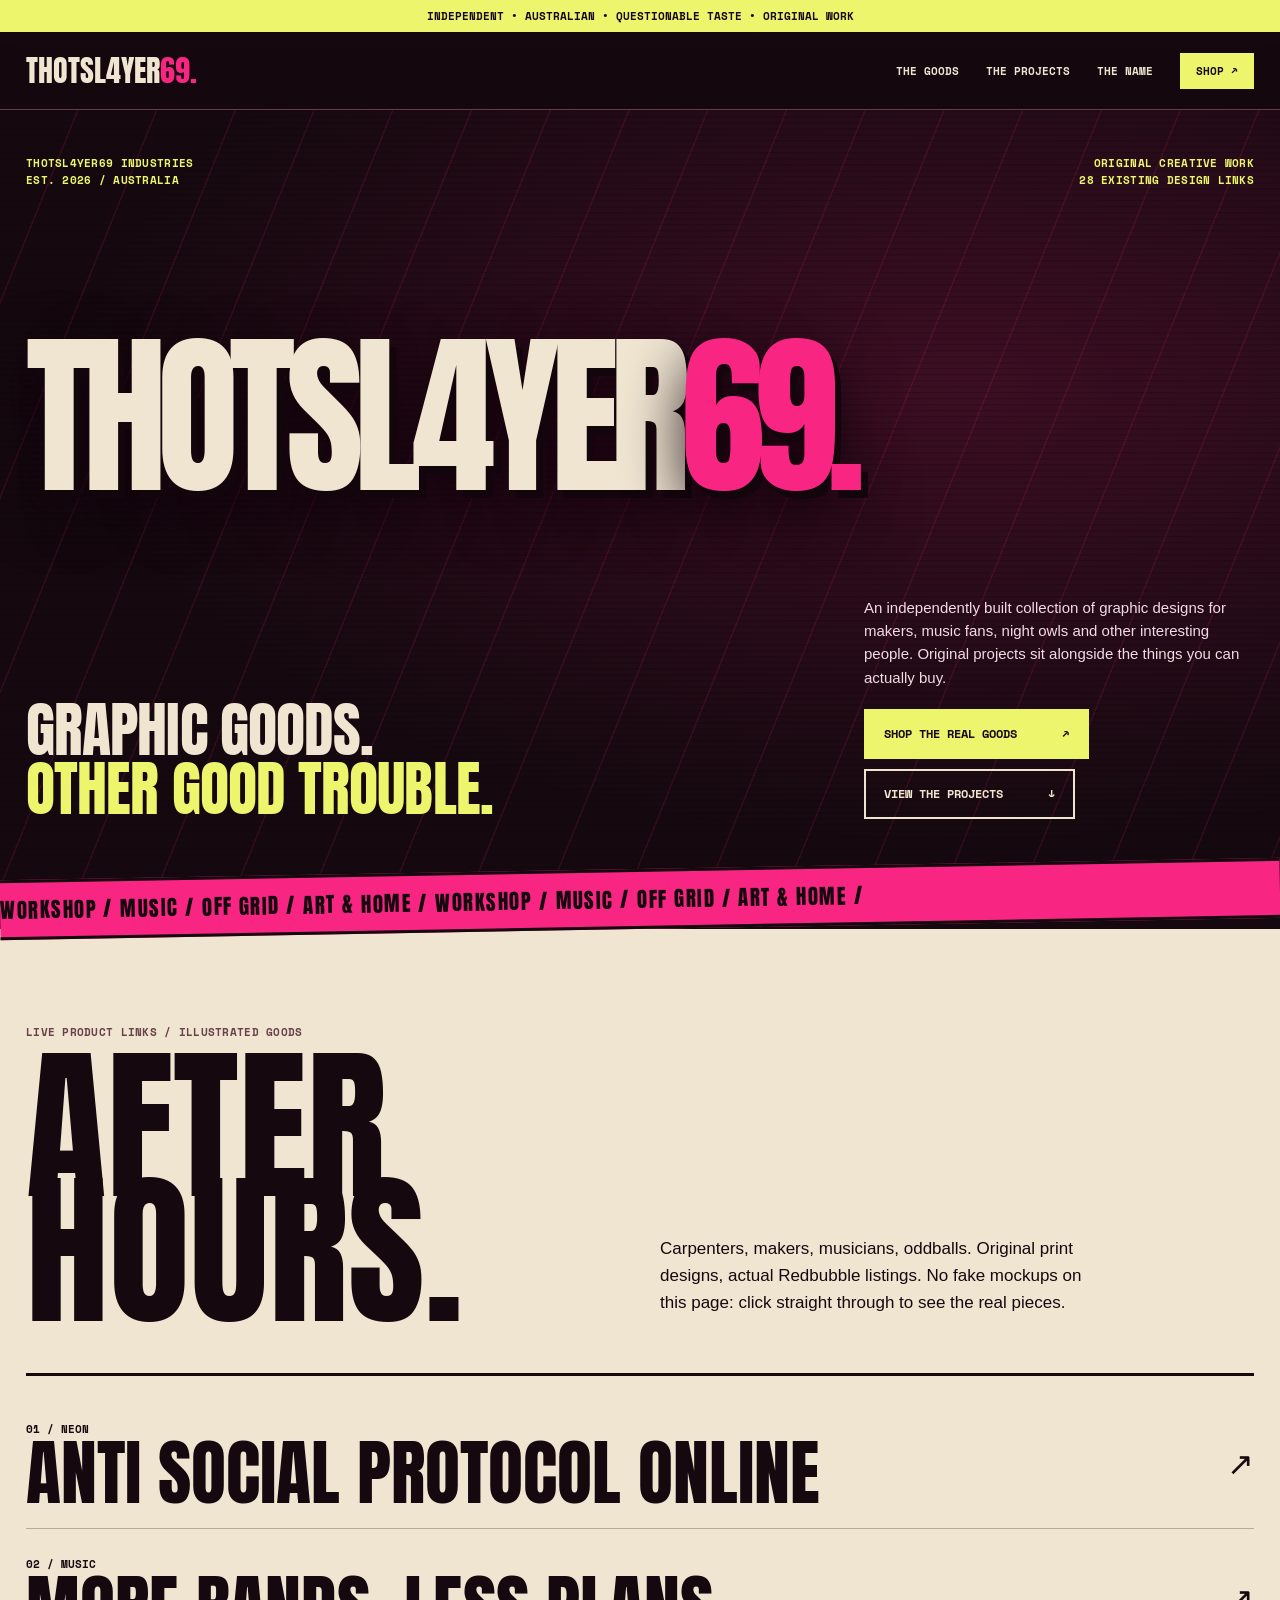
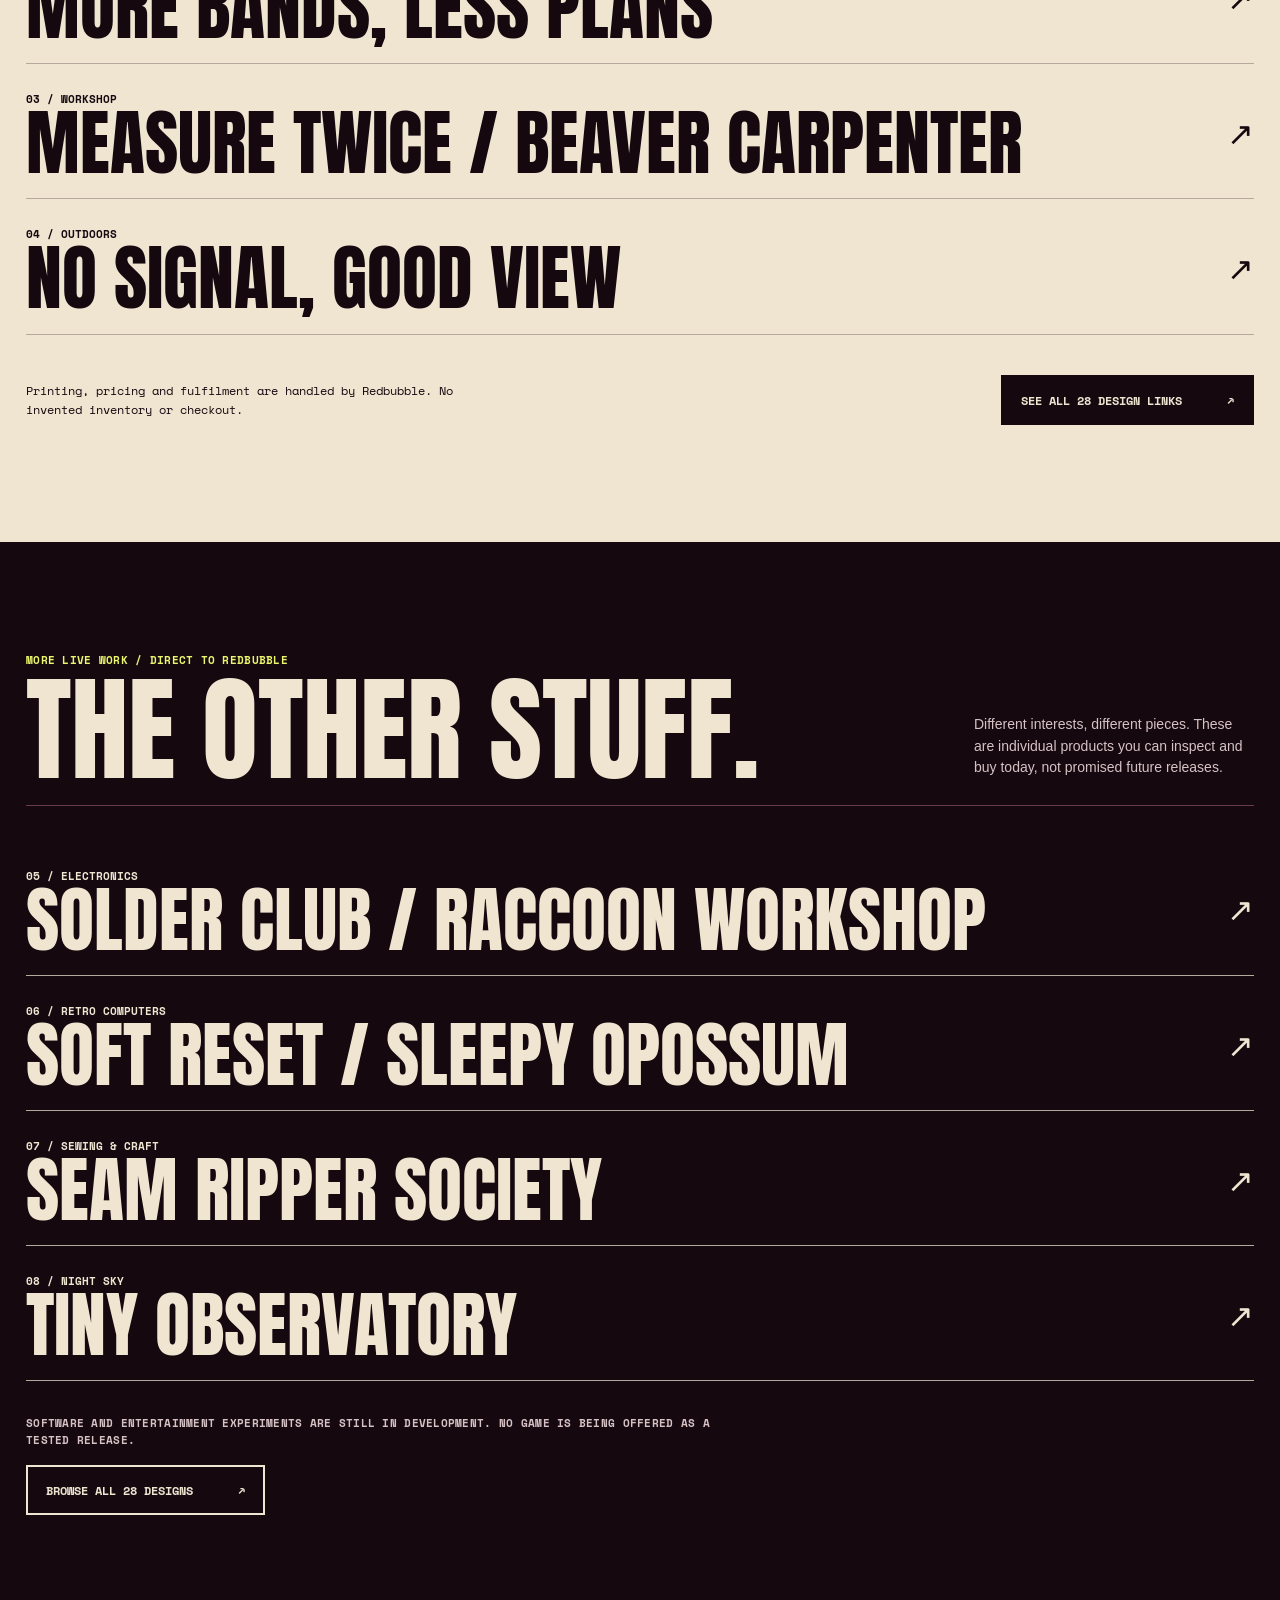
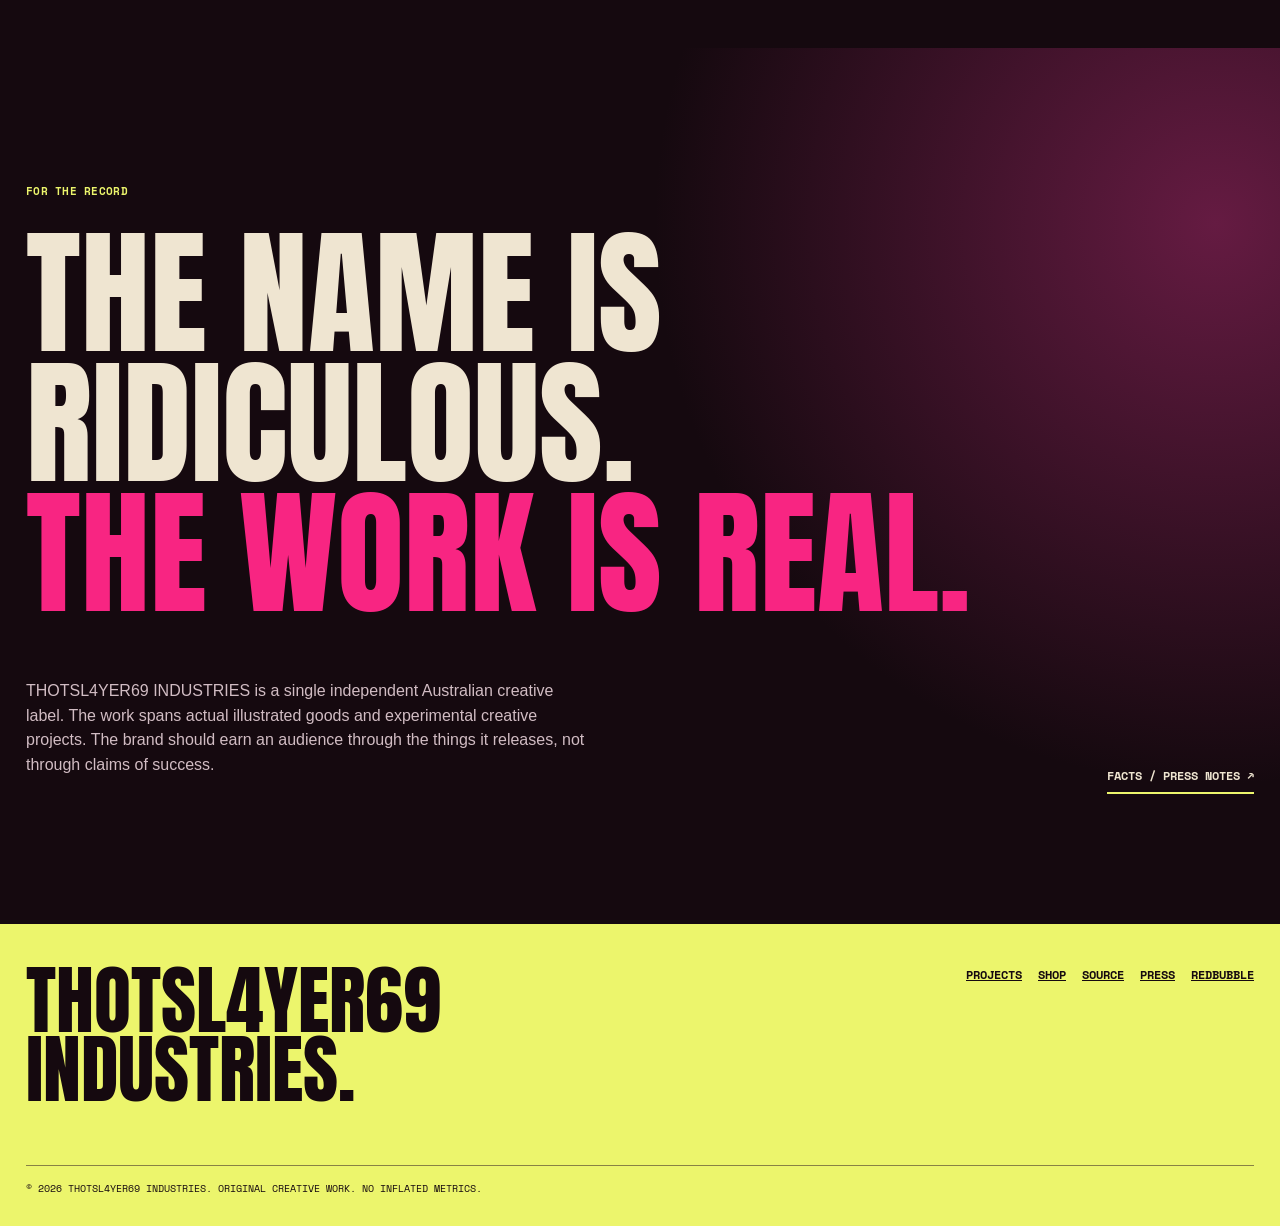
<file: TS69_SITE/index.html>
<!doctype html>
<html lang="en"><head>
<meta charset="utf-8"><meta name="viewport" content="width=device-width,initial-scale=1">
<title>THOTSL4YER69 INDUSTRIES — Graphic Goods & Original Projects</title>
<meta name="theme-color" content="#15090f"><meta name="description" content="THOTSL4YER69 Industries. Original graphic goods, independent projects and unconventional creative work from Australia.">
<link rel="canonical" href="https://thotslayer69-industries.vercel.app/"><link rel="icon" href="/favicon.svg" type="image/svg+xml">
<meta property="og:type" content="website"><meta property="og:title" content="THOTSL4YER69 INDUSTRIES — Original Goods & Creative Projects"><meta property="og:description" content="An independent creative label with real products and original work."><meta property="og:url" content="https://thotslayer69-industries.vercel.app/"><meta name="twitter:card" content="summary_large_image">
<link rel="preconnect" href="https://fonts.googleapis.com"><link rel="preconnect" href="https://fonts.gstatic.com" crossorigin><link href="https://fonts.googleapis.com/css2?family=Anton&family=Space+Mono:wght@400;700&display=swap" rel="stylesheet">
<style>
:root{--ink:#15090f;--cream:#efe5d1;--pink:#f82582;--acid:#ecf56c;--rule:#6c3b49;--container:min(1420px,calc(100% - 52px))}*{box-sizing:border-box}html{scroll-behavior:smooth}body{margin:0;background:var(--ink);color:var(--cream);font:16px/1.55 Arial,sans-serif}a{color:inherit;text-decoration:none}a:hover{color:var(--acid)}a:focus-visible{outline:3px solid var(--acid);outline-offset:4px}img{display:block;max-width:100%}::selection{background:var(--pink);color:white}.c{width:var(--container);margin:auto}.meta{font:700 11px/1.55 'Space Mono',monospace;letter-spacing:.025em;text-transform:uppercase}.strap{background:var(--acid);color:var(--ink);text-align:center;padding:8px 16px;font:700 11px 'Space Mono',monospace}.nav{display:flex;align-items:center;gap:30px;min-height:77px}.header{border-bottom:1px solid var(--rule);position:sticky;top:0;z-index:40;background:rgba(21,9,15,.96);backdrop-filter:blur(12px)}.wordmark{font:400 30px/1 Anton,Impact,sans-serif;white-space:nowrap}.wordmark span{color:var(--pink)}.navlinks{display:flex;align-items:center;gap:27px;margin-left:auto}.navlinks a{font:700 11px 'Space Mono',monospace}.navlinks .shoplink{background:var(--acid);padding:10px 16px;color:var(--ink)}.navlinks .shoplink:hover{background:var(--pink);color:white}.hero{position:relative;min-height:clamp(710px,86svh,930px);background:radial-gradient(ellipse at 75% 35%,#f825822d 0%,transparent 65%),repeating-linear-gradient(112deg,transparent 0px,transparent 71px,#f8258220 72px,#f8258220 73px),#15090f;overflow:hidden}.hero:after{content:"";position:absolute;inset:0;opacity:.15;pointer-events:none;background:repeating-linear-gradient(0deg,transparent 0 4px,black 5px 6px)}.hero .c{position:relative;z-index:1;padding-top:45px;padding-bottom:65px;min-height:inherit;display:flex;flex-direction:column;justify-content:space-between}.hero-top{display:flex;justify-content:space-between;align-items:flex-start;gap:20px;color:var(--acid)}.hero-top div:last-child{text-align:right}.hero-middle{margin:65px 0 18px}.headline{font:400 clamp(63px,13.7vw,205px)/.86 Anton,Impact,sans-serif;letter-spacing:-.056em;margin:0;max-width:1300px;overflow-wrap:anywhere;text-shadow:7px 8px 0 #13050c,0 20px 60px #11010b;transform:scaleX(.96);transform-origin:left}.headline span{color:var(--pink)}.hero-footer{display:flex;align-items:flex-end;justify-content:space-between;gap:60px}.hero-footer h1{font:400 clamp(30px,4.7vw,74px)/.98 Anton,Impact,sans-serif;text-transform:uppercase;margin:0;letter-spacing:-.015em}.hero-footer h1 em{font-style:normal;color:var(--acid)}.hero-footer aside{max-width:390px}.hero-footer p{margin:0 0 20px;font-size:15px;color:#f1dce3}.button{display:inline-flex;justify-content:space-between;align-items:center;min-height:50px;gap:45px;border:2px solid var(--acid);background:var(--acid);color:var(--ink);padding:14px 18px;font:700 12px 'Space Mono',monospace;text-transform:uppercase}.button:hover{background:var(--pink);color:white;border-color:var(--pink)}.button.dark{background:transparent;color:var(--cream);border-color:var(--cream)}.button.dark:hover{background:var(--cream);color:var(--ink)}.stack{display:flex;gap:10px;flex-wrap:wrap}.ticker{background:var(--pink);color:var(--ink);border-block:3px solid var(--ink);padding:11px 0;overflow:hidden;transform:rotate(-1deg);margin-top:-15px;position:relative;z-index:3}.ticker b{display:block;width:max-content;white-space:nowrap;font:400 21px Anton,sans-serif;letter-spacing:.07em;animation:m 26s linear infinite}@keyframes m{to{transform:translateX(-50%)}}
.edition{padding:105px 0 117px}.section-head{display:flex;justify-content:space-between;gap:35px;align-items:end;padding-bottom:26px;border-bottom:1px solid var(--rule);margin-bottom:35px}.section-head h2{font:400 clamp(64px,9vw,132px)/.86 Anton,Impact,sans-serif;text-transform:uppercase;margin:8px 0 0}.section-head p{max-width:280px;color:#d6c2c5;font-size:14px;margin:0}.smallnum{color:var(--acid)}.game-grid{display:grid;grid-template-columns:1.28fr .72fr;border:2px solid var(--pink)}.shot{background:#020102}.shot img{width:100%;height:100%;object-fit:cover;min-height:440px}.game-panel{background:var(--pink);padding:clamp(28px,4vw,55px);color:var(--ink);display:flex;flex-direction:column;justify-content:space-between}.game-panel h3{font:400 clamp(65px,7.1vw,100px)/.86 Anton,Impact,sans-serif;margin:20px 0 16px}.game-panel p{font-size:15px;line-height:1.6;font-weight:700}.game-panel .button{background:var(--ink);border-color:var(--ink);color:white;margin-top:23px}.game-panel .button:hover{background:var(--cream);color:var(--ink)}.facts{display:grid;grid-template-columns:repeat(4,1fr);border:1px solid var(--rule);border-top:0}.facts>div{padding:19px;border-right:1px solid var(--rule)}.facts>div:last-child{border:0}.facts strong{display:block;font:400 46px Anton,sans-serif;color:var(--acid)}.facts span{font:700 11px 'Space Mono',monospace}.merch{background:var(--cream);color:var(--ink);padding:90px 0 110px}.merch-top{display:grid;grid-template-columns:1fr 1fr;align-items:end;gap:40px;padding-bottom:40px;border-bottom:3px solid var(--ink)}.merch-top h2{font:400 clamp(90px,13vw,190px)/.75 Anton,Impact,sans-serif;margin:20px 0}.merch-top p{max-width:430px;font-size:17px;line-height:1.6}.merch-top .meta{color:#68414b}.products{margin:18px 0 34px}.product{display:flex;align-items:center;justify-content:space-between;gap:20px;padding:22px 0;border-bottom:1px solid #b7a89e}.product:hover{color:#bf0c53}.product h3{font:400 clamp(33px,5.6vw,80px)/.91 Anton,Impact,sans-serif;text-transform:uppercase;margin:0}.product small{font:700 11px 'Space Mono',monospace}.product .arrow{font:400 32px Anton,sans-serif}.merch-bottom{display:flex;align-items:center;justify-content:space-between;gap:30px}.merch-bottom p{max-width:450px;font:400 12px/1.65 'Space Mono',monospace}.merch-bottom .button{background:var(--ink);color:var(--cream);border-color:var(--ink)}.merch-bottom .button:hover{background:var(--pink);border-color:var(--pink)}.identity{padding:130px 0;background:radial-gradient(circle at 95% 20%,#651b42,transparent 40%),var(--ink)}.identity h2{font:400 clamp(65px,10.8vw,163px)/.94 Anton,Impact,sans-serif;max-width:1100px;margin:25px 0 45px}.identity h2 span{color:var(--pink)}.identity-bottom{display:flex;gap:55px;justify-content:space-between;align-items:end}.identity-bottom p{max-width:560px;font-size:16px;color:#d1bcc3}.identity-bottom a{font:700 12px 'Space Mono',monospace;border-bottom:2px solid var(--acid);padding:8px 0;white-space:nowrap}footer{background:var(--acid);color:var(--ink);padding:42px 0 30px}.foot{display:flex;justify-content:space-between;gap:40px}.foot strong{font:400 clamp(40px,5.9vw,84px)/.92 Anton,sans-serif}.foot-links{display:flex;flex-wrap:wrap;gap:16px;justify-content:flex-end}.foot-links a{font:700 12px 'Space Mono',monospace;text-decoration:underline}.copyright{margin-top:60px;border-top:1px solid #311d2288;padding-top:15px;font:400 10px 'Space Mono',monospace}
@media(max-width:920px){.hero-footer{align-items:start;flex-direction:column;gap:30px}.hero-footer aside{max-width:580px}.game-grid{grid-template-columns:1fr}.shot img{min-height:auto}.game-panel h3{font-size:82px}.merch-top{grid-template-columns:1fr}}@media(max-width:600px){:root{--container:calc(100% - 30px)}.strap{font-size:9px}.nav{min-height:63px}.wordmark{font-size:21px}.navlinks a:not(.shoplink){display:none}.navlinks{gap:0}.navlinks .shoplink{padding:10px;font-size:9px}.hero{min-height:720px;background-position:53% center}.hero .c{padding-top:29px;padding-bottom:38px}.hero-top{font-size:9px}.hero-middle{margin:75px 0 18px}.headline{font-size:15vw;letter-spacing:-.06em;transform:none;overflow-wrap:normal;word-break:break-word}.hero-footer h1{font-size:41px}.hero-footer p{font-size:13px}.stack{flex-direction:column}.button{width:100%}.edition{padding:74px 0 90px}.section-head{display:block}.section-head h2{font-size:72px}.section-head p{margin-top:17px}.game-panel h3{font-size:73px}.facts{grid-template-columns:1fr 1fr}.facts>div{border-bottom:1px solid var(--rule)}.facts strong{font-size:37px}.facts span{font-size:9px}.merch{padding:75px 0 90px}.merch-top h2{font-size:22vw}.merch-top p{font-size:15px}.product h3{font-size:43px}.product small{font-size:9px}.merch-bottom{display:block}.merch-bottom .button{margin-top:16px}.identity{padding:80px 0}.identity h2{font-size:14vw}.identity-bottom{display:block}.identity-bottom a{display:inline-block;margin-top:20px;white-space:normal}.foot{display:block}.foot-links{justify-content:flex-start;margin-top:32px}.copyright{margin-top:45px}}
@media(prefers-reduced-motion:reduce){*{animation:none!important;scroll-behavior:auto!important}}
</style>
<script type="application/ld+json">{"@context":"https://schema.org","@type":"Organization","name":"THOTSL4YER69 INDUSTRIES","alternateName":"TS69","url":"https://thotslayer69-industries.vercel.app/","description":"Independent Australian creative label making illustrated goods and original creative projects.","sameAs":["https://github.com/thotsl4yer69","https://www.redbubble.com/people/ThotSl4yer69/shop"]}</script>
</head><body>
<div class="strap">INDEPENDENT • AUSTRALIAN • QUESTIONABLE TASTE • ORIGINAL WORK</div>
<header class="header"><nav class="nav c" aria-label="Main navigation"><a class="wordmark" href="/">THOTSL4YER<span>69.</span></a><div class="navlinks"><a href="#goods">THE GOODS</a><a href="#more">THE PROJECTS</a><a href="#about">THE NAME</a><a class="shoplink" href="https://thotsl4yer69-shop.vercel.app/">SHOP ↗</a></div></nav></header>
<main><section class="hero"><div class="c"><div class="hero-top meta"><div>THOTSL4YER69 INDUSTRIES<br>EST. 2026 / AUSTRALIA</div><div>ORIGINAL CREATIVE WORK<br>28 EXISTING DESIGN LINKS</div></div><div class="hero-middle"><div class="headline">THOTSL4YER<span>69.</span></div></div><div class="hero-footer"><h1>GRAPHIC GOODS.<br><em>OTHER GOOD TROUBLE.</em></h1><aside><p>An independently built collection of graphic designs for makers, music fans, night owls and other interesting people. Original projects sit alongside the things you can actually buy.</p><div class="stack"><a class="button" href="#goods">SHOP THE REAL GOODS <span>↗</span></a><a class="button dark" href="#more">VIEW THE PROJECTS <span>↓</span></a></div></aside></div></div></section>
<div class="ticker" aria-hidden="true"><b>WORKSHOP / MUSIC / OFF GRID / ART & HOME / WORKSHOP / MUSIC / OFF GRID / ART & HOME / </b></div>
<section class="merch" id="goods"><div class="c"><div class="merch-top"><div><span class="meta">LIVE PRODUCT LINKS / ILLUSTRATED GOODS</span><h2>AFTER<br>HOURS.</h2></div><p>Carpenters, makers, musicians, oddballs. Original print designs, actual Redbubble listings. No fake mockups on this page: click straight through to see the real pieces.</p></div><div class="products">
<a class="product" href="https://www.redbubble.com/i/t-shirt/Anti-Social-Protocol-Online-Neon-Punk-Graphic-by-ThotSl4yer69/185046681/z5wf"><div><small>01 / NEON</small><h3>ANTI SOCIAL PROTOCOL ONLINE</h3></div><span class="arrow" aria-hidden="true">↗</span></a>
<a class="product" href="https://www.redbubble.com/i/t-shirt/More-Bands-Less-Plans-Neon-Cassette-Graphic-by-ThotSl4yer69/185046682/z5wf"><div><small>02 / MUSIC</small><h3>MORE BANDS, LESS PLANS</h3></div><span class="arrow" aria-hidden="true">↗</span></a>
<a class="product" href="https://www.redbubble.com/i/t-shirt/Measure-Twice-Beaver-Carpenter-Illustration-by-ThotSl4yer69/184817399/z5wf"><div><small>03 / WORKSHOP</small><h3>MEASURE TWICE / BEAVER CARPENTER</h3></div><span class="arrow" aria-hidden="true">↗</span></a>
<a class="product" href="https://www.redbubble.com/i/t-shirt/No-Signal-Good-View-Moonlit-Mountain-Camping-by-ThotSl4yer69/184817411/z5wf"><div><small>04 / OUTDOORS</small><h3>NO SIGNAL, GOOD VIEW</h3></div><span class="arrow" aria-hidden="true">↗</span></a>
</div><div class="merch-bottom"><p>Printing, pricing and fulfilment are handled by Redbubble. No invented inventory or checkout.</p><a class="button" href="https://thotsl4yer69-shop.vercel.app/">SEE ALL 28 DESIGN LINKS <span>↗</span></a></div></div></section>
<section id="more" class="edition"><div class="c"><div class="section-head"><div><span class="meta smallnum">MORE LIVE WORK / DIRECT TO REDBUBBLE</span><h2>THE OTHER STUFF.</h2></div><p>Different interests, different pieces. These are individual products you can inspect and buy today, not promised future releases.</p></div><div class="products">
<a class="product" href="https://www.redbubble.com/i/hoodie/Solder-Club-Raccoon-Electronics-Workshop-by-ThotSl4yer69/184817513/2j5j"><div><small>05 / ELECTRONICS</small><h3>SOLDER CLUB / RACCOON WORKSHOP</h3></div><span class="arrow" aria-hidden="true">↗</span></a>
<a class="product" href="https://www.redbubble.com/i/t-shirt/Soft-Reset-Sleepy-Opossum-and-Retro-Computer-by-ThotSl4yer69/184817388/z5wf"><div><small>06 / RETRO COMPUTERS</small><h3>SOFT RESET / SLEEPY OPOSSUM</h3></div><span class="arrow" aria-hidden="true">↗</span></a>
<a class="product" href="https://www.redbubble.com/i/sweatshirt/Seam-Ripper-Society-Cat-and-Sewing-Illustration-by-ThotSl4yer69/184817799/du6s"><div><small>07 / SEWING & CRAFT</small><h3>SEAM RIPPER SOCIETY</h3></div><span class="arrow" aria-hidden="true">↗</span></a>
<a class="product" href="https://www.redbubble.com/i/poster/Tiny-Observatory-Moonlit-Mountain-Astronomy-by-ThotSl4yer69/184817750/flk2"><div><small>08 / NIGHT SKY</small><h3>TINY OBSERVATORY</h3></div><span class="arrow" aria-hidden="true">↗</span></a>
</div><p class="meta" style="max-width:700px;color:#d6c2c5">Software and entertainment experiments are still in development. No game is being offered as a tested release.</p><p><a class="button dark" href="https://thotsl4yer69-shop.vercel.app/">BROWSE ALL 28 DESIGNS <span>↗</span></a></p></div></section>
<section class="identity" id="about"><div class="c"><span class="meta smallnum">FOR THE RECORD</span><h2>THE NAME IS RIDICULOUS.<br><span>THE WORK IS REAL.</span></h2><div class="identity-bottom"><p>THOTSL4YER69 INDUSTRIES is a single independent Australian creative label. The work spans actual illustrated goods and experimental creative projects. The brand should earn an audience through the things it releases, not through claims of success.</p><a href="/press.html">FACTS / PRESS NOTES ↗</a></div></div></section></main>
<footer><div class="c"><div class="foot"><strong>THOTSL4YER69<br>INDUSTRIES.</strong><div class="foot-links"><a href="https://github.com/thotsl4yer69">PROJECTS</a><a href="https://thotsl4yer69-shop.vercel.app/">SHOP</a><a href="https://github.com/thotsl4yer69">SOURCE</a><a href="/press.html">PRESS</a><a href="https://www.redbubble.com/people/ThotSl4yer69/shop">REDBUBBLE</a></div></div><div class="copyright">© 2026 THOTSL4YER69 INDUSTRIES. ORIGINAL CREATIVE WORK. NO INFLATED METRICS.</div></div></footer>
</body></html>
</file>
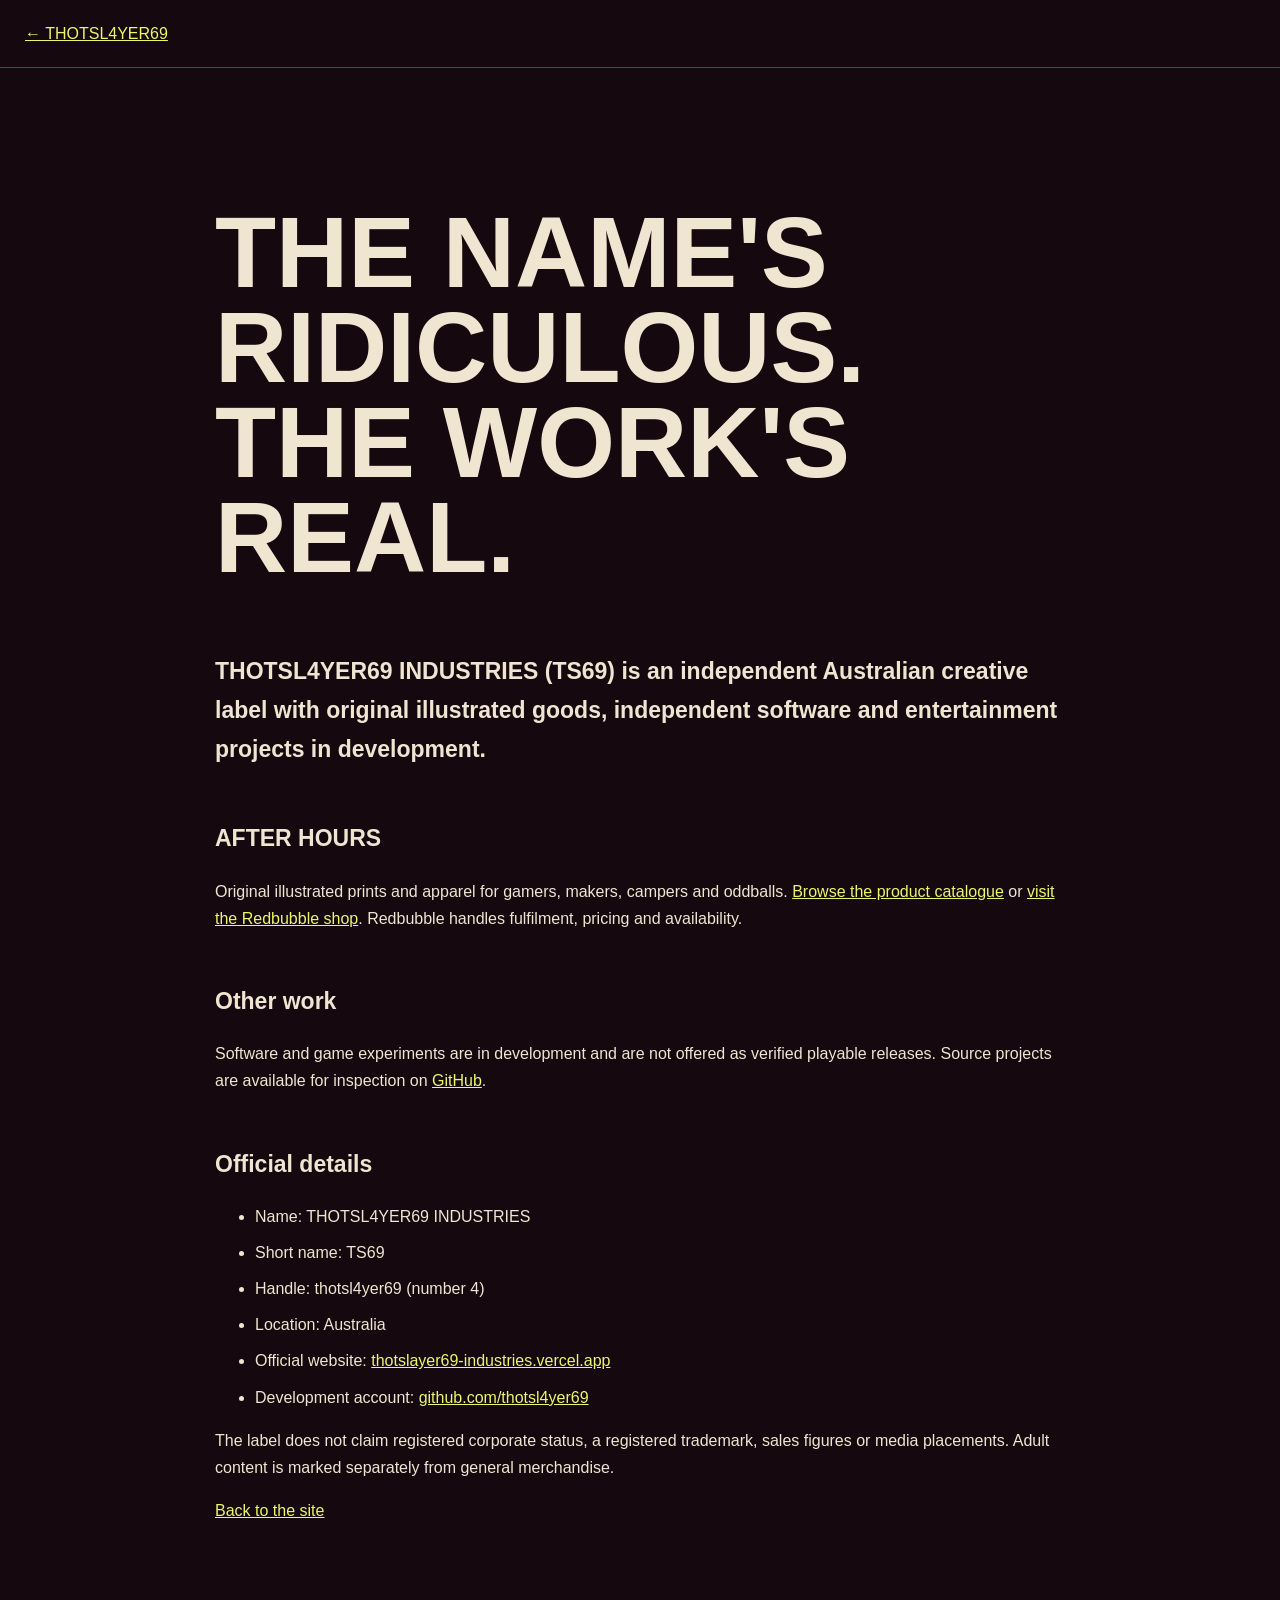
<file: TS69_SITE/press.html>
<!DOCTYPE html><html lang="en"><head><meta charset="utf-8"><meta name="viewport" content="width=device-width,initial-scale=1"><title>THOTSL4YER69 — Press & Facts</title><meta name="description" content="Press information and verifiable links for THOTSL4YER69 Industries."><link rel="canonical" href="https://thotslayer69-industries.vercel.app/press.html"><style>body{background:#15090f;color:#efe5d1;font:16px/1.7 Arial,sans-serif;margin:0}main{margin:auto;max-width:850px;padding:70px 25px 130px}nav{padding:20px 25px;border-bottom:1px solid #6c3b49}a{color:#ecf56c}h1{font:900 clamp(45px,10vw,100px)/.95 Impact,Arial,sans-serif;text-transform:uppercase}h2{margin-top:50px;font-size:23px}.intro{font-size:23px;font-weight:700}li{margin:9px 0}</style></head><body><nav><a href="/">← THOTSL4YER69</a></nav><main><h1>THE NAME'S<br>RIDICULOUS.<br>THE WORK'S REAL.</h1><p class="intro">THOTSL4YER69 INDUSTRIES (TS69) is an independent Australian creative label with original illustrated goods, independent software and entertainment projects in development.</p><h2>AFTER HOURS</h2><p>Original illustrated prints and apparel for gamers, makers, campers and oddballs. <a href="https://thotsl4yer69-shop.vercel.app/">Browse the product catalogue</a> or <a href="https://www.redbubble.com/people/ThotSl4yer69/shop">visit the Redbubble shop</a>. Redbubble handles fulfilment, pricing and availability.</p><h2>Other work</h2><p>Software and game experiments are in development and are not offered as verified playable releases. Source projects are available for inspection on <a href="https://github.com/thotsl4yer69">GitHub</a>.</p><h2>Official details</h2><ul><li>Name: THOTSL4YER69 INDUSTRIES</li><li>Short name: TS69</li><li>Handle: thotsl4yer69 (number 4)</li><li>Location: Australia</li><li>Official website: <a href="https://thotslayer69-industries.vercel.app/">thotslayer69-industries.vercel.app</a></li><li>Development account: <a href="https://github.com/thotsl4yer69">github.com/thotsl4yer69</a></li></ul><p>The label does not claim registered corporate status, a registered trademark, sales figures or media placements. Adult content is marked separately from general merchandise.</p><p><a href="/">Back to the site</a></p></main></body></html>
</file>
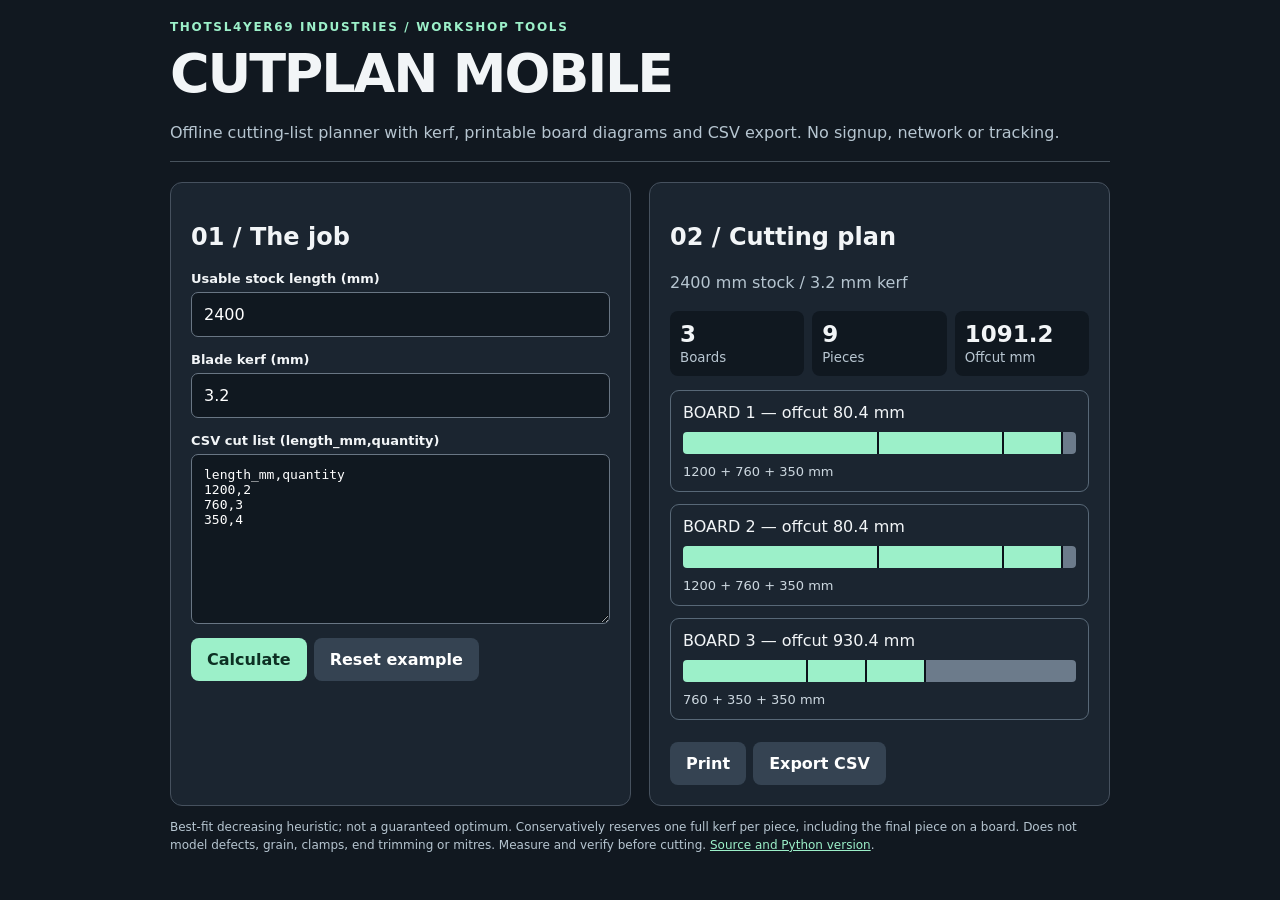
<file: TS69_TOOLS/cutplan/cutplan-mobile.html>
<!doctype html><html lang="en"><head><meta charset="utf-8"><meta name="viewport" content="width=device-width,initial-scale=1"><title>CutPlan Mobile — TS69 Workshop Tools</title><style>
:root{font-family:system-ui,sans-serif;background:#111820;color:#f2f5f7}*{box-sizing:border-box}body{margin:0}main{max-width:980px;margin:auto;padding:20px}h1{font-size:clamp(32px,7vw,54px);letter-spacing:-.04em;margin:8px 0}header{border-bottom:1px solid #48535d;margin-bottom:20px}.brand{color:#9cf0c9;letter-spacing:.14em;font-weight:800;font-size:12px}p{color:#b6c5d0;line-height:1.5}.layout{display:grid;grid-template-columns:1fr 1fr;gap:18px}.panel{border:1px solid #46515e;background:#1b2530;padding:20px;border-radius:12px;min-width:0}label{display:block;font-weight:700;font-size:13px;margin:15px 0 6px}input,textarea{width:100%;padding:12px;border:1px solid #697684;border-radius:7px;background:#101820;color:white;font:inherit}textarea{min-height:170px;font-family:monospace;font-size:13px}button{border:0;border-radius:8px;padding:12px 16px;background:#9cf0c9;color:#0d3023;font:inherit;font-weight:800;cursor:pointer;margin:10px 7px 0 0}button.secondary{background:#354352;color:white}.stats{display:flex;gap:8px;flex-wrap:wrap;margin:14px 0}.stat{flex:1;background:#101820;border-radius:8px;padding:10px;min-width:78px}.stat b{font-size:23px;display:block}.stat small{color:#b8c6d1}.board{border:1px solid #586877;border-radius:9px;padding:12px;margin:12px 0;break-inside:avoid}.head{display:flex;justify-content:space-between;gap:8px}.bar{display:flex;gap:2px;height:22px;background:#0b121a;margin:10px 0;border-radius:4px;overflow:hidden}.piece{background:#9cf0c9;min-width:2px}.offcut{background:#6c7b8b}.cut{overflow-wrap:anywhere;font-size:13px;color:#ccd7df}.error{color:#ffbda6}.small{font-size:12px}a{color:#9cf0c9}@media(max-width:700px){.layout{grid-template-columns:1fr}}@media print{:root{background:white;color:black}main{max-width:none}.input,.controls,.small{display:none!important}.layout{display:block}.panel{border:0;padding:0;background:white}.board,.stat{background:white;color:black;border:1px solid #777}.piece{background:#888;print-color-adjust:exact}.offcut{background:#ddd;print-color-adjust:exact}.cut,p{color:black}}
</style></head><body><main><header><div class="brand">THOTSL4YER69 INDUSTRIES / WORKSHOP TOOLS</div><h1>CUTPLAN MOBILE</h1><p>Offline cutting-list planner with kerf, printable board diagrams and CSV export. No signup, network or tracking.</p></header><div class="layout"><section class="panel input"><h2>01 / The job</h2><label for="stock">Usable stock length (mm)</label><input id="stock" value="2400" inputmode="decimal"><label for="kerf">Blade kerf (mm)</label><input id="kerf" value="3.2" inputmode="decimal"><label for="cuts">CSV cut list (length_mm,quantity)</label><textarea id="cuts" spellcheck="false">length_mm,quantity
1200,2
760,3
350,4</textarea><button id="run">Calculate</button><button class="secondary" id="reset">Reset example</button><p id="error" role="alert" class="error"></p></section><section class="panel"><h2>02 / Cutting plan</h2><p id="info"></p><div id="summary"></div><div id="boards"></div><div class="controls" id="controls" hidden><button class="secondary" id="print">Print</button><button class="secondary" id="save">Export CSV</button></div></section></div><p class="small">Best-fit decreasing heuristic; not a guaranteed optimum. Conservatively reserves one full kerf per piece, including the final piece on a board. Does not model defects, grain, clamps, end trimming or mitres. Measure and verify before cutting. <a href="https://github.com/thotsl4yer69/thotsl4yer69/tree/main/TS69_TOOLS/cutplan">Source and Python version</a>.</p></main><script>
"use strict";
function mm(v){const s=String(v).trim();if(!/^\d+(\.\d{1,3})?$/.test(s))throw Error("Use nonnegative mm with up to 3 decimals");let [a,b=""]=s.split(".");let n=Number(a)*1000+Number(b.padEnd(3,"0"));if(!Number.isSafeInteger(n))throw Error("Dimension too large");return n}
function parse(s){let lines=s.trim().split(/\r?\n/).filter(Boolean);if(lines.shift()?.replace(/\s/g,"").toLowerCase()!=="length_mm,quantity")throw Error("CSV header must be length_mm,quantity");let cuts=[];for(let line of lines){let [l,q,...extra]=line.split(",").map(x=>x.trim()),n=Number(q),v=mm(l);if(extra.length||v<=0||!Number.isSafeInteger(n)||n<1||n>10000||cuts.length+n>10000)throw Error("Invalid CSV row: "+line);for(let i=0;i<n;i++)cuts.push(v)}if(!cuts.length)throw Error("Add at least one piece");return cuts}
function plan(stock,kerf,pieces){if(stock<=0||kerf<0)throw Error("Invalid stock or kerf");let boards=[];for(let p of [...pieces].sort((a,b)=>b-a)){if(p<=0||p+kerf>stock)throw Error("Piece plus kerf exceeds stock");let ix=-1,small=Infinity;for(let i=0;i<boards.length;i++){let left=boards[i].left-p-kerf;if(left>=0&&left<small){ix=i;small=left}}if(ix<0)boards.push({pieces:[p],left:stock-p-kerf});else{boards[ix].pieces.push(p);boards[ix].left=small}}return boards}
function fmt(n){return (n/1000).toFixed(3).replace(/\.?0+$/,"")}
const el=id=>document.getElementById(id);let current=null;
function render(){try{const stock=mm(el("stock").value),kerf=mm(el("kerf").value),cuts=parse(el("cuts").value),boards=plan(stock,kerf,cuts);current={stock,kerf,boards};el("error").textContent="";el("info").textContent=fmt(stock)+" mm stock / "+fmt(kerf)+" mm kerf";el("summary").innerHTML='<div class="stats"><div class="stat"><b>'+boards.length+'</b><small>Boards</small></div><div class="stat"><b>'+cuts.length+'</b><small>Pieces</small></div><div class="stat"><b>'+fmt(boards.reduce((s,b)=>s+b.left,0))+'</b><small>Offcut mm</small></div></div>';el("boards").replaceChildren();boards.forEach((b,i)=>{let box=document.createElement("div");box.className="board";let head=document.createElement("div");head.className="head";head.textContent="BOARD "+(i+1)+" — offcut "+fmt(b.left)+" mm";let bar=document.createElement("div");bar.className="bar";bar.setAttribute("aria-hidden","true");b.pieces.forEach(p=>{let seg=document.createElement("span");seg.className="piece";seg.style.flex=String(p+kerf)+" 1 0px";bar.append(seg)});if(b.left){let seg=document.createElement("span");seg.className="offcut";seg.style.flex=String(b.left)+" 1 0px";bar.append(seg)}let txt=document.createElement("div");txt.className="cut";txt.textContent=b.pieces.map(fmt).join(" + ")+" mm";box.append(head,bar,txt);el("boards").append(box)});el("controls").hidden=false}catch(e){current=null;el("error").textContent=e.message;el("summary").replaceChildren();el("boards").replaceChildren();el("controls").hidden=true}}
el("run").onclick=render;el("reset").onclick=()=>{el("stock").value="2400";el("kerf").value="3.2";el("cuts").value="length_mm,quantity\n1200,2\n760,3\n350,4";render()};el("print").onclick=()=>{if(current)window.print()};el("save").onclick=()=>{if(!current)return;let rows=["board,cut_number,length_mm,offcut_mm"];current.boards.forEach((b,i)=>b.pieces.forEach((p,j)=>rows.push([i+1,j+1,fmt(p),j===b.pieces.length-1?fmt(b.left):""].join(","))));let url=URL.createObjectURL(new Blob([rows.join("\r\n")+"\r\n"],{type:"text/csv"}));let a=document.createElement("a");a.href=url;a.download="ts69-cutplan.csv";a.click();setTimeout(()=>URL.revokeObjectURL(url),1000)};render();
</script></body></html>
</file>
